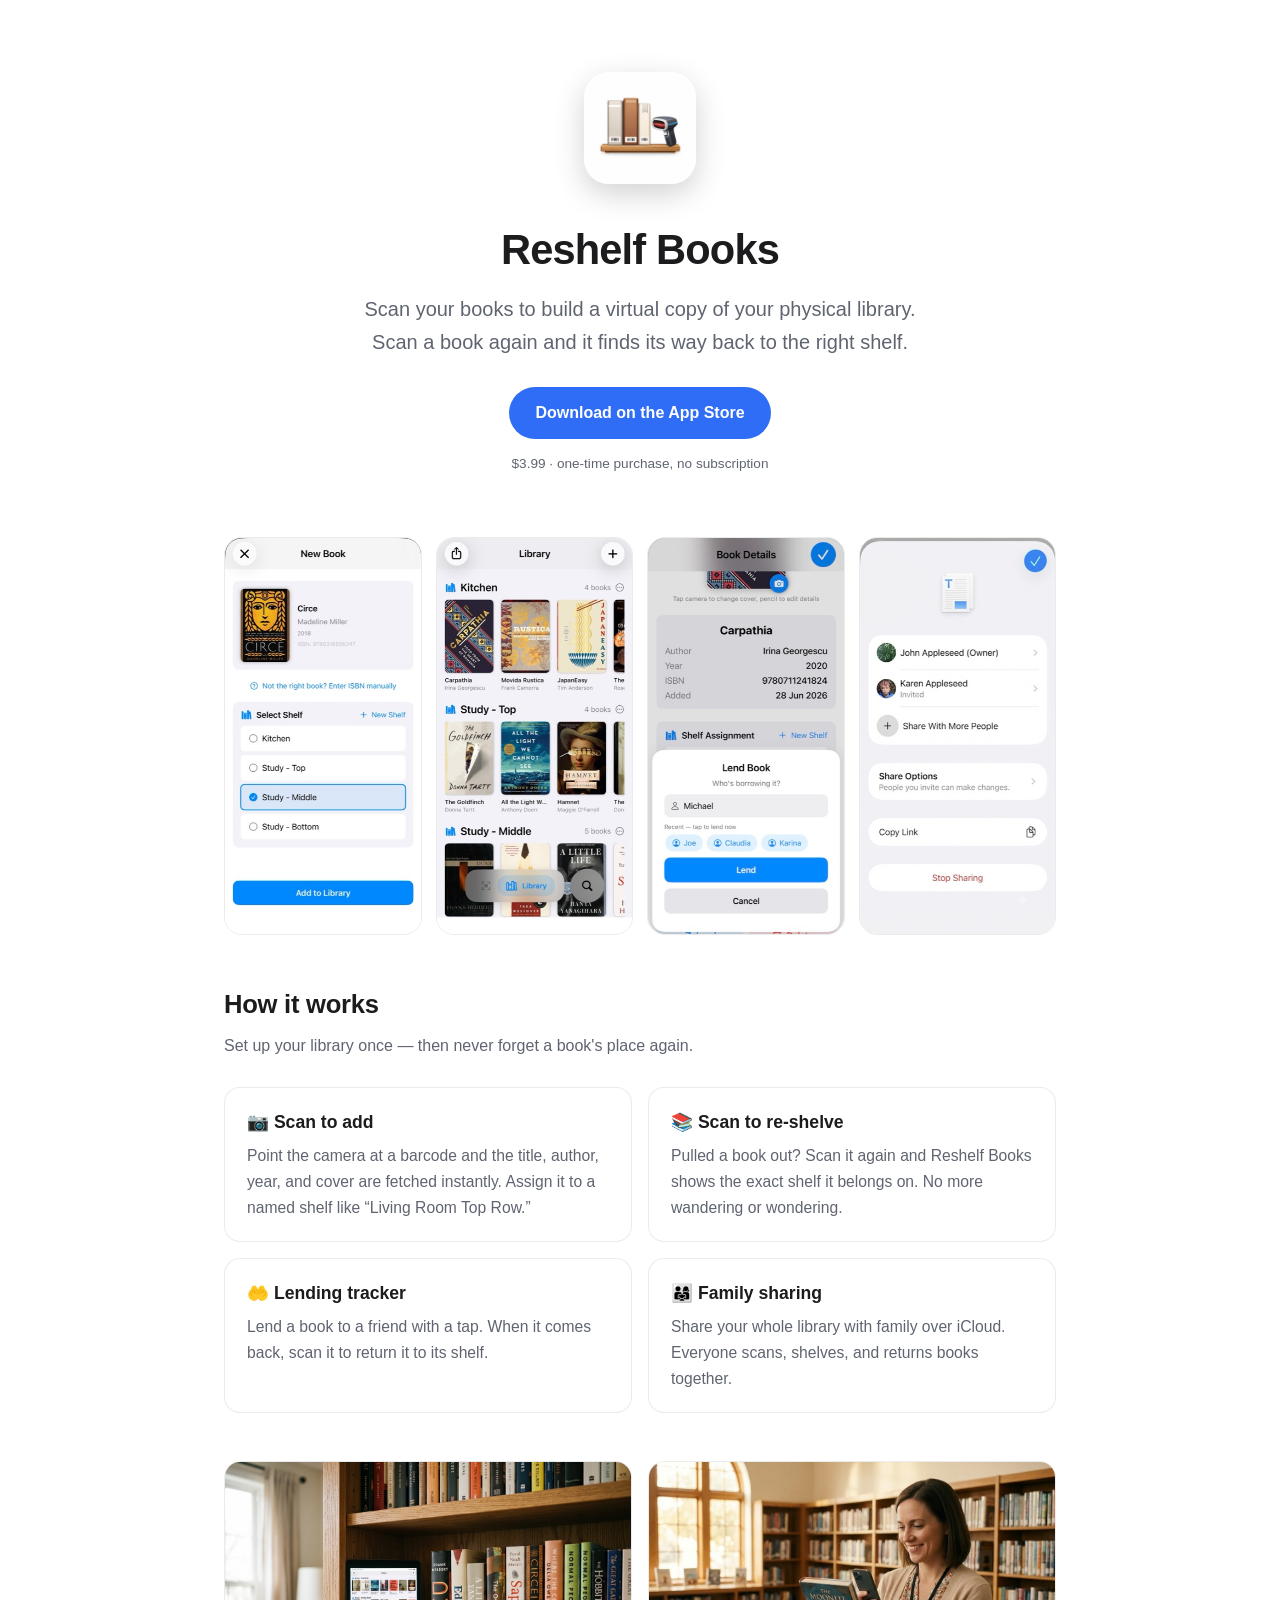
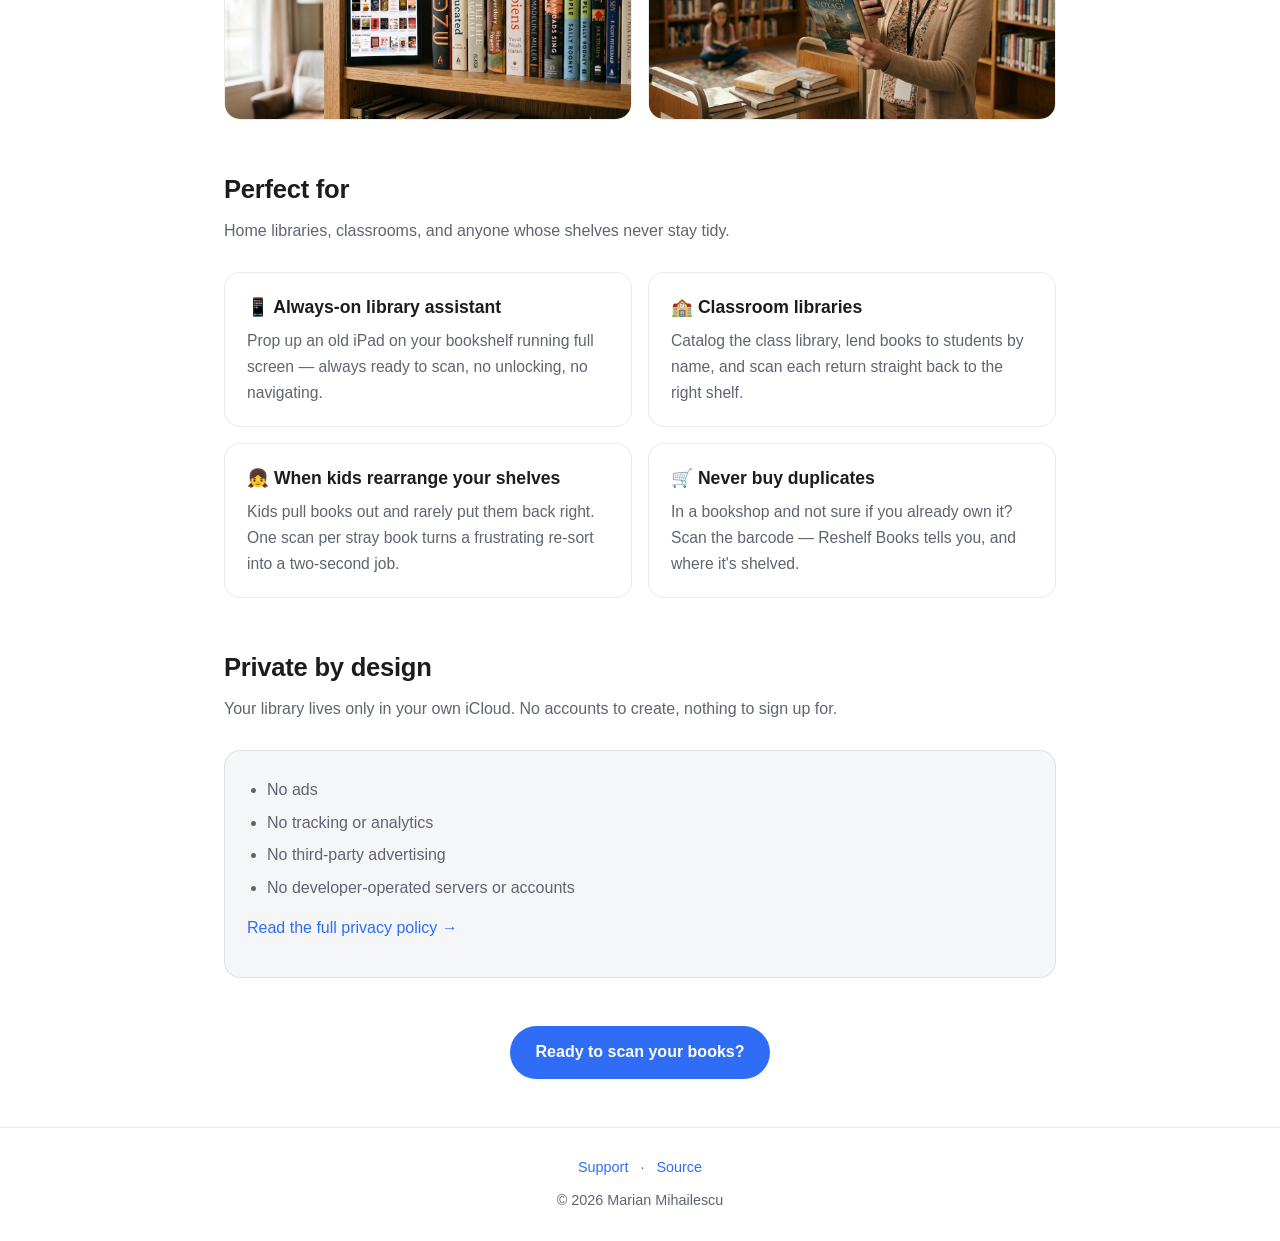
<file: docs/index.html>
<!DOCTYPE html>
<html lang="en">
<head>
  <meta charset="utf-8" />
  <meta name="viewport" content="width=device-width, initial-scale=1" />
  <title>Reshelf Books — Catalog &amp; track your books</title>
  <meta name="description" content="Scan your books to build a virtual copy of your physical library. Scan a book again and it finds its way back to the right shelf. Private, no ads, no tracking." />
  <!-- Social share (Open Graph / Twitter). Uses the 1200x630 showcase image, so
       twitter:card is "summary_large_image" for a full-width preview. -->
  <meta property="og:type" content="website" />
  <meta property="og:title" content="Reshelf Books — Catalog &amp; track your books" />
  <meta property="og:description" content="Scan your books to build a virtual copy of your physical library. Any book finds its way back to the right shelf. Private, no ads, no tracking." />
  <meta property="og:url" content="https://mihailescu2m.github.io/ReshelfBooks/" />
  <meta property="og:image" content="https://mihailescu2m.github.io/ReshelfBooks/img/og-cover.jpg" />
  <meta property="og:image:width" content="1200" />
  <meta property="og:image:height" content="630" />
  <meta name="twitter:card" content="summary_large_image" />
  <meta name="twitter:title" content="Reshelf Books — Catalog &amp; track your books" />
  <meta name="twitter:description" content="Scan your books to build a virtual copy of your physical library. Any book finds its way back to the right shelf." />
  <meta name="twitter:image" content="https://mihailescu2m.github.io/ReshelfBooks/img/og-cover.jpg" />
  <link rel="stylesheet" href="style.css" />
  <link rel="icon" href="img/icon.png" />
  <link rel="apple-touch-icon" href="img/icon.png" />
</head>
<body>

  <header class="hero">
    <img class="icon" src="img/icon.png" alt="Reshelf Books app icon" />
    <h1>Reshelf Books</h1>
    <p class="tagline">Scan your books to build a virtual copy of your physical library.<br>Scan a book again and it finds its way back to the right shelf.</p>
    <div class="btn-row">
      <!-- Replace # with your App Store URL once published -->
      <a class="btn" href="#">Download on the App Store</a>
    </div>
    <p class="note">$3.99 · one-time purchase, no subscription</p>
  </header>

  <main class="wrap">

    <section class="shots" aria-label="App screenshots">
      <img class="shot" src="img/web-new.jpg" width="356" height="720" loading="lazy" decoding="async" alt="Scanned book recognized, ready to add to a shelf" />
      <img class="shot" src="img/web-shelves.jpg" width="356" height="720" loading="lazy" decoding="async" alt="Library screen with books grouped onto named shelves" />
      <img class="shot" src="img/web-lend.jpg" width="356" height="720" loading="lazy" decoding="async" alt="Lending a book to a named borrower" />
      <img class="shot" src="img/web-share.jpg" width="356" height="720" loading="lazy" decoding="async" alt="A library shared with family over iCloud" />
    </section>

    <section>
      <h2>How it works</h2>
      <p class="lead">Set up your library once — then never forget a book's place again.</p>
      <div class="features">
        <div class="feature">
          <h3>📷 Scan to add</h3>
          <p>Point the camera at a barcode and the title, author, year, and cover are fetched instantly. Assign it to a named shelf like “Living Room Top Row.”</p>
        </div>
        <div class="feature">
          <h3>📚 Scan to re-shelve</h3>
          <p>Pulled a book out? Scan it again and Reshelf Books shows the exact shelf it belongs on. No more wandering or wondering.</p>
        </div>
        <div class="feature">
          <h3>🤲 Lending tracker</h3>
          <p>Lend a book to a friend with a tap. When it comes back, scan it to return it to its shelf.</p>
        </div>
        <div class="feature">
          <h3>👨‍👩‍👧 Family sharing</h3>
          <p>Share your whole library with family over iCloud. Everyone scans, shelves, and returns books together.</p>
        </div>
      </div>
    </section>

    <section class="showcase" aria-label="iPad screenshots">
      <img class="showcase-img" src="img/web-shelf.jpg" width="1200" height="760"
           loading="lazy" decoding="async"
           alt="Reshelf Books on an iPad showing a library that mirrors the physical bookshelf behind it" />
      <img class="showcase-img" src="img/web-library.jpg" width="1200" height="760"
           loading="lazy" decoding="async"
           alt="The Reshelf Books library on iPad, with books grouped onto named shelves" />
    </section>

    <section>
      <h2>Perfect for</h2>
      <p class="lead">Home libraries, classrooms, and anyone whose shelves never stay tidy.</p>
      <div class="features">
        <div class="feature">
          <h3>📱 Always-on library assistant</h3>
          <p>Prop up an old iPad on your bookshelf running full screen — always ready to scan, no unlocking, no navigating.</p>
        </div>
        <div class="feature">
          <h3>🏫 Classroom libraries</h3>
          <p>Catalog the class library, lend books to students by name, and scan each return straight back to the right shelf.</p>
        </div>
        <div class="feature">
          <h3>👧 When kids rearrange your shelves</h3>
          <p>Kids pull books out and rarely put them back right. One scan per stray book turns a frustrating re-sort into a two-second job.</p>
        </div>
        <div class="feature">
          <h3>🛒 Never buy duplicates</h3>
          <p>In a bookshop and not sure if you already own it? Scan the barcode — Reshelf Books tells you, and where it's shelved.</p>
        </div>
      </div>
    </section>

    <section>
      <h2>Private by design</h2>
      <p class="lead">Your library lives only in your own iCloud. No accounts to create, nothing to sign up for.</p>
      <div class="privacy-card">
        <ul>
          <li>No ads</li>
          <li>No tracking or analytics</li>
          <li>No third-party advertising</li>
          <li>No developer-operated servers or accounts</li>
        </ul>
        <p style="margin-top:14px;"><a href="privacy.html">Read the full privacy policy →</a></p>
      </div>
    </section>

    <section class="cta-center">
      <!-- Replace # with your App Store URL once published -->
      <a class="btn" href="#">Ready to scan your books?</a>
    </section>

  </main>

  <footer>
    <a href="https://github.com/mihailescu2m/ReshelfBooks/issues">Support</a> ·
    <a href="https://github.com/mihailescu2m/ReshelfBooks">Source</a>
    <div style="margin-top:10px;">© 2026 Marian Mihailescu</div>
  </footer>

</body>
</html>
</file>
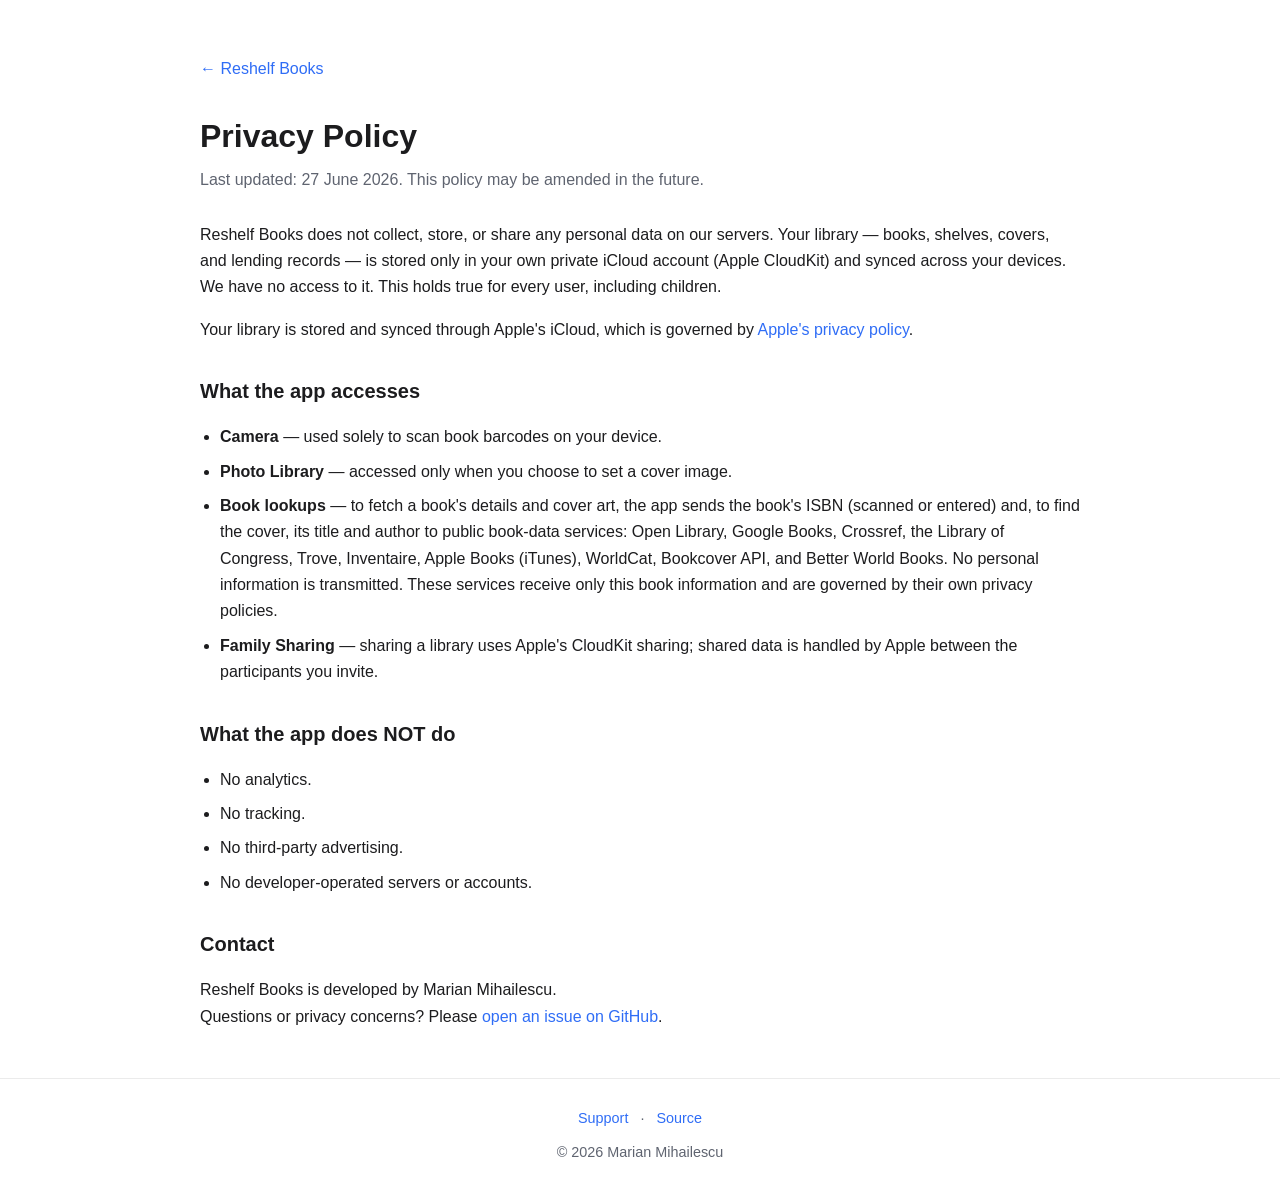
<file: docs/privacy.html>
<!DOCTYPE html>
<html lang="en">
<head>
  <meta charset="utf-8" />
  <meta name="viewport" content="width=device-width, initial-scale=1" />
  <title>Reshelf Books — Privacy Policy</title>
  <meta name="description" content="Reshelf Books privacy policy: your library stays in your own iCloud. No tracking, no ads, no developer servers." />
  <link rel="stylesheet" href="style.css" />
  <link rel="icon" href="img/icon.png" />
</head>
<body>

  <main class="wrap doc">
    <a class="back" href="index.html">← Reshelf Books</a>

    <h1>Privacy Policy</h1>
    <p class="updated">Last updated: 27 June 2026. This policy may be amended in the future.</p>

    <p>Reshelf Books does not collect, store, or share any personal data on our servers.
    Your library — books, shelves, covers, and lending records — is stored only in your
    own private iCloud account (Apple CloudKit) and synced across your devices. We have
    no access to it. This holds true for every user, including children.</p>

    <p>Your library is stored and synced through Apple's iCloud, which is governed by
    <a href="https://www.apple.com/legal/privacy/">Apple's privacy policy</a>.</p>

    <h2>What the app accesses</h2>
    <ul>
      <li><strong>Camera</strong> — used solely to scan book barcodes on your device.</li>
      <li><strong>Photo Library</strong> — accessed only when you choose to set a cover image.</li>
      <li><strong>Book lookups</strong> — to fetch a book's details and cover art, the app
        sends the book's ISBN (scanned or entered) and, to find the cover, its title and
        author to public book-data services: Open Library, Google Books, Crossref, the
        Library of Congress, Trove, Inventaire, Apple Books (iTunes), WorldCat, Bookcover
        API, and Better World Books. No personal information is transmitted. These services
        receive only this book information and are governed by their own privacy policies.</li>
      <li><strong>Family Sharing</strong> — sharing a library uses Apple's CloudKit sharing;
        shared data is handled by Apple between the participants you invite.</li>
    </ul>

    <h2>What the app does NOT do</h2>
    <ul>
      <li>No analytics.</li>
      <li>No tracking.</li>
      <li>No third-party advertising.</li>
      <li>No developer-operated servers or accounts.</li>
    </ul>

    <h2>Contact</h2>
    <p>Reshelf Books is developed by Marian Mihailescu.<br>
    Questions or privacy concerns? Please
    <a href="https://github.com/mihailescu2m/ReshelfBooks/issues">open an issue on GitHub</a>.</p>
  </main>

  <footer>
    <a href="https://github.com/mihailescu2m/ReshelfBooks/issues">Support</a> ·
    <a href="https://github.com/mihailescu2m/ReshelfBooks">Source</a>
    <div style="margin-top:10px;">© 2026 Marian Mihailescu</div>
  </footer>

</body>
</html>
</file>
<file: docs/style.css>
:root {
  --accent: #2f6df6;
  --bg: #ffffff;
  --bg-soft: #f5f6f8;
  --text: #1c1c1e;
  --text-soft: #5f6470;
  --border: rgba(0,0,0,0.08);
  --card: #ffffff;
}

@media (prefers-color-scheme: dark) {
  :root {
    --accent: #5b8cff;
    --bg: #0f1115;
    --bg-soft: #16181d;
    --text: #f2f3f5;
    --text-soft: #a3a8b2;
    --border: rgba(255,255,255,0.10);
    --card: #181a20;
  }
}

* { box-sizing: border-box; }

html { -webkit-text-size-adjust: 100%; }

body {
  margin: 0;
  font-family: -apple-system, BlinkMacSystemFont, "Segoe UI", Roboto, Helvetica, Arial, sans-serif;
  color: var(--text);
  background: var(--bg);
  line-height: 1.65;
}

a { color: var(--accent); text-decoration: none; }
a:hover { text-decoration: underline; }

.wrap { max-width: 880px; margin: 0 auto; padding: 0 24px; }

/* Hero */
.hero { text-align: center; padding: 72px 24px 48px; }
.hero img.icon {
  width: 112px; height: 112px; border-radius: 25px;
  box-shadow: 0 10px 30px rgba(0,0,0,0.18);
}
.hero h1 { font-size: 2.6rem; margin: 24px 0 8px; letter-spacing: -0.02em; }
.hero .tagline { font-size: 1.25rem; color: var(--text-soft); margin: 0 auto 28px; max-width: 58ch; }

/* Four phone screenshots in one row, spanning the full content width edge to edge.
   Each image keeps its natural ratio; columns are equal. Drops to 2x2 on phones. */
.shots { display: grid; grid-template-columns: repeat(4, 1fr); gap: 14px; padding: 0; }
@media (max-width: 620px) { .shots { grid-template-columns: repeat(2, 1fr); gap: 12px; } }
.shot {
  display: block; width: 100%; height: auto;
  border-radius: 18px; border: 1px solid var(--border);
}

/* Closing CTA — centered on the page background, no box */
.cta-center { text-align: center; padding: 0; }

.btn {
  display: inline-block; padding: 13px 26px; border-radius: 999px;
  background: var(--accent); color: #fff; font-weight: 600; font-size: 1rem;
}
.btn:hover { text-decoration: none; opacity: 0.92; }
.btn-row { display: flex; gap: 12px; justify-content: center; flex-wrap: wrap; }
.note { font-size: 0.85rem; color: var(--text-soft); margin-top: 14px; }

/* Sections — one uniform vertical gap everywhere (hero's 48px bottom padding sets the
   first gap; each subsequent section adds the same 48px above it). */
section { padding: 0; }
main > section + section { margin-top: 48px; }
section h2 { font-size: 1.6rem; letter-spacing: -0.01em; margin: 0 0 8px; }
.lead { color: var(--text-soft); margin: 0 0 28px; }

.features { display: grid; grid-template-columns: repeat(2, 1fr); gap: 16px; }
@media (max-width: 620px) { .features { grid-template-columns: 1fr; } }
.feature {
  background: var(--card); border: 1px solid var(--border);
  border-radius: 16px; padding: 20px 22px;
}
.feature h3 { margin: 0 0 6px; font-size: 1.1rem; }
.feature p { margin: 0; color: var(--text-soft); font-size: 0.98rem; }

/* Two iPad-screenshot showcase images, each a card's width. Rendered at the source
   images' natural aspect ratio (no cropping). Stacks to one column on narrow phones. */
.showcase { display: grid; grid-template-columns: repeat(2, 1fr); gap: 16px; align-items: start; }
@media (max-width: 620px) { .showcase { grid-template-columns: 1fr; } }
.showcase-img {
  display: block; width: 100%; height: auto;
  border-radius: 16px; border: 1px solid var(--border);
}

.privacy-card {
  background: var(--bg-soft); border: 1px solid var(--border);
  border-radius: 16px; padding: 20px 22px;
}
.privacy-card ul { margin: 0; padding-left: 20px; color: var(--text-soft); }
.privacy-card li { margin: 6px 0; }

/* Footer */
footer {
  border-top: 1px solid var(--border); margin-top: 48px;
  padding: 28px 24px; text-align: center; color: var(--text-soft); font-size: 0.9rem;
}
footer a { margin: 0 8px; }

/* Privacy page */
.doc { padding: 56px 0 0; }  /* bottom space comes from the footer's 48px margin, matching index */
.doc h1 { font-size: 2rem; margin: 0 0 4px; }
.doc .updated { color: var(--text-soft); margin: 0 0 28px; }
.doc h2 { font-size: 1.25rem; margin: 32px 0 8px; }
.doc ul { padding-left: 20px; }
.doc li { margin: 8px 0; }
.back { display: inline-block; margin-bottom: 28px; font-weight: 500; }
</file>
